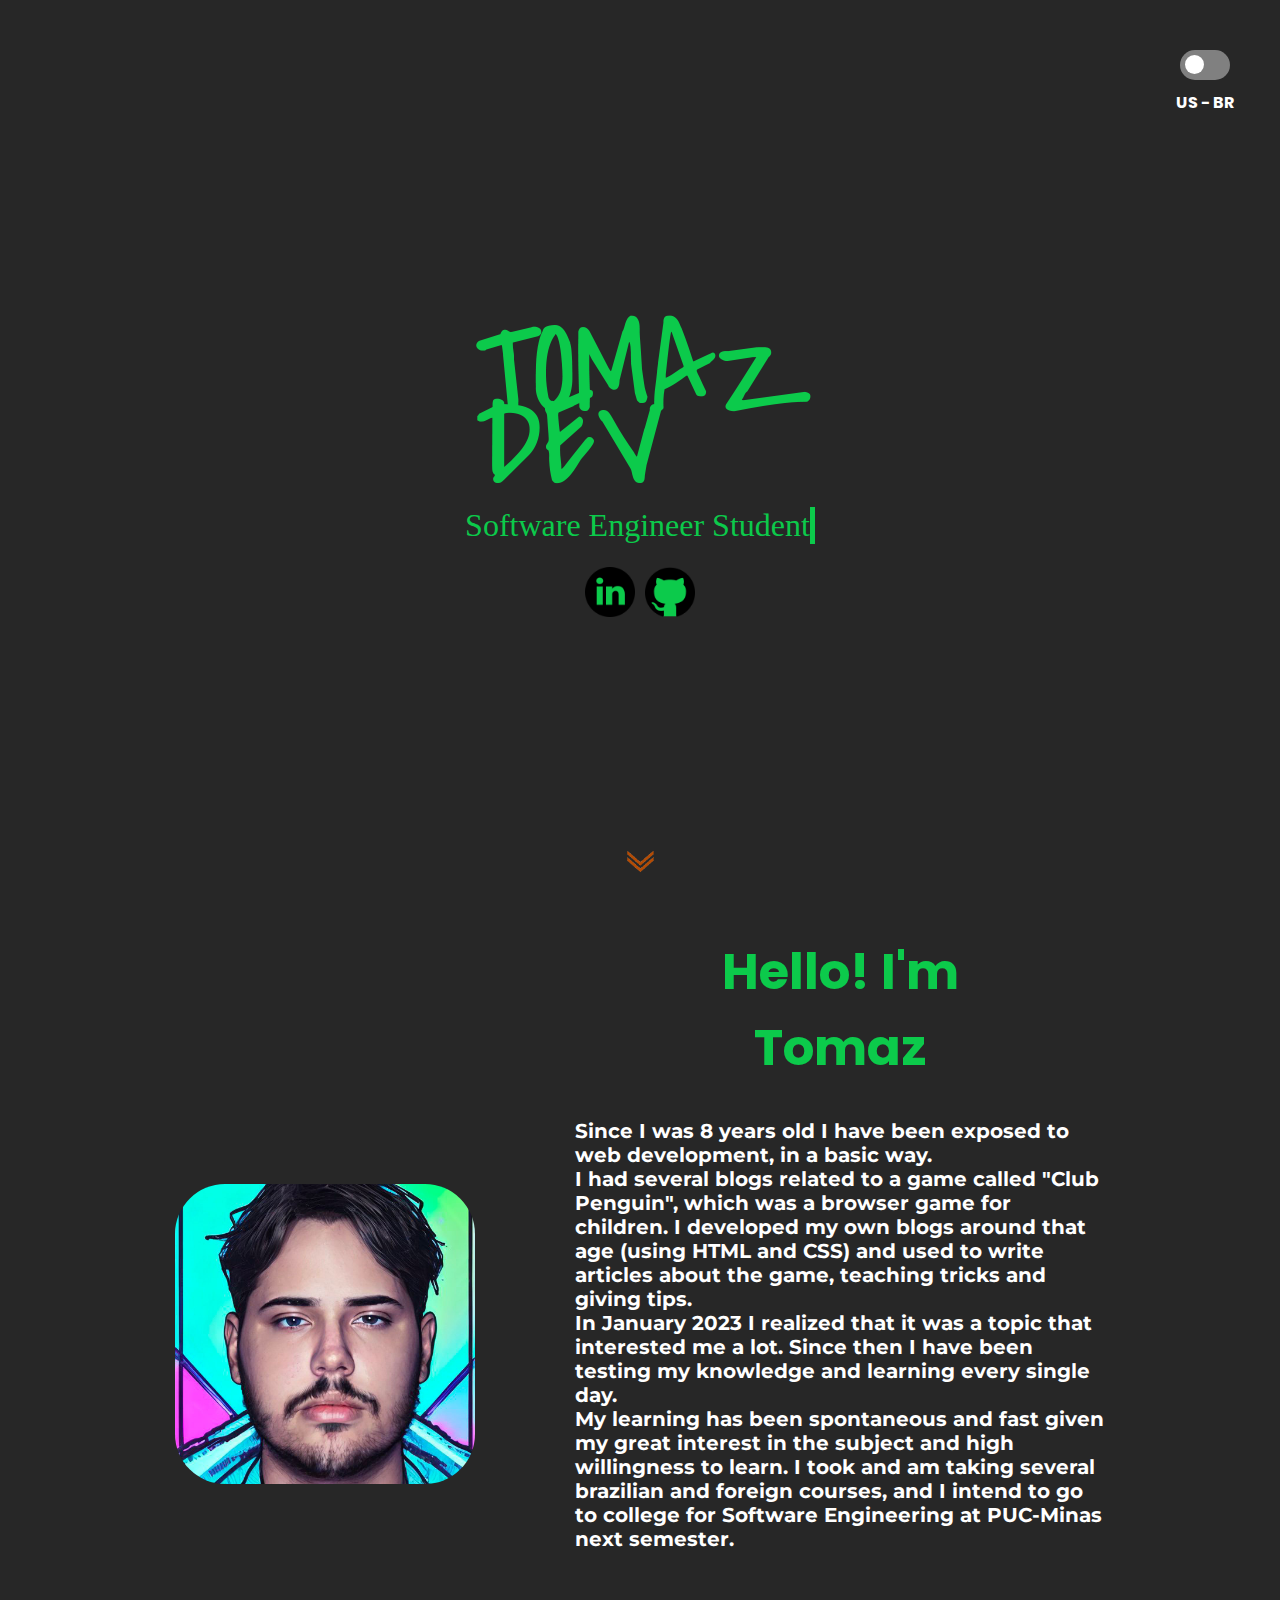
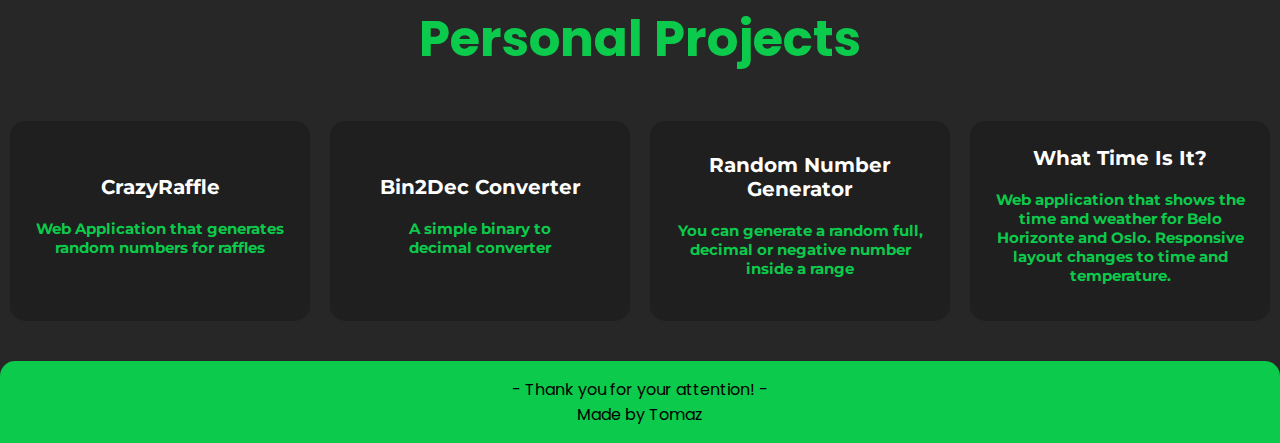
<file: index.html>
<!DOCTYPE html>
<html lang="en">
<head>
    <meta charset="UTF-8">
    <meta http-equiv="X-UA-Compatible" content="IE=edge">
    <meta name="viewport" content="width=device-width, initial-scale=1.0">
    <title>Tomaz Pontes</title>
    <meta name="description" content="Desenvolvedor self-taught, especializado em Javascript, CSS e Python.">
    <link rel="icon" type="image/x-icon" href="/img/favicon.ico">
    <link rel="apple-touch-icon" href="/img/appleicon.png">
    <meta name="apple-mobile-web-app-title" content="Tomaz Pontes">
    <meta name="apple-mobile-web-app-status-bar-style" content="white">
    <meta name="format-detection" content="telephone=no">
    <meta name="apple-mobile-web-app-capable" content="yes">
    <meta name="msapplication-config" content="browserconfig.xml">
    <link rel="preconnect" href="https://fonts.googleapis.com">
   <link rel="preconnect" href="https://fonts.gstatic.com" crossorigin>
   <link href="https://fonts.googleapis.com/css2?family=Poppins:wght@500&display=swap" rel="stylesheet">
    <link rel="stylesheet" href="style.css">
    <link rel="preconnect" href="https://fonts.googleapis.com">
<link rel="preconnect" href="https://fonts.gstatic.com" crossorigin>
<link href="https://fonts.googleapis.com/css2?family=Montserrat:wght@100&family=Poppins:wght@100;500&display=swap" rel="stylesheet">
</head>
<body>  
  <div class="checkbox-container">
    <input type="checkbox" id="switch" / id="languageCheckbox" onclick="toggleLanguage()">
    <label for="switch" class="checkbox-label"></label>
  </div>
  <p id="switch">US - BR</p>
  <section class="sec-container">
    <img src="/img/logo.png" id="logo">

      <p class="line typing-animation">Software Engineer Student</p>

    <div id="socials">
    <a href="https://www.linkedin.com/in/tomaz-pontes/" target="_blank" rel=”noopener noreferrer”><img src="/img/linkedin.png" class="soci"></a>
    <a href="https://github.com/TomazMPP" target="_blank" rel=”noopener noreferrer”><img src="/img/github-logo.png" class="soci"></a>
    </div>

    <a href="#conteudo">
    <img src="/img/arrow.gif" id="gif">
  </a>
  </section>

    <section class="container-me" id="conteudo">
      <img src="/img/foto1.jfif" alt="" id="foto" class="item-left">
      <div id="txtme" class="item-right">
      <h1 id="nameH1">Hello! I'm <br>Tomaz</h1>
      <h2 id="descrip">Since I was 8 years old I have been exposed to web development, in a basic way. <br>I had several blogs related to a game called "Club Penguin", which was a browser game for children. I developed my own blogs around that age (using HTML and CSS) and used to write articles about the game, teaching tricks and giving tips. <br>In January 2023 I realized that it was a topic that interested me a lot. Since then I have been testing my knowledge and learning every single day.<br>My learning has been spontaneous and fast given my great interest in the subject and high willingness to learn. I took and am taking several brazilian and foreign courses, and I intend to go to college for Software Engineering at PUC-Minas next semester.</h2>
    </div>
    </section>
    <h1 id="projectsH1" class="title">Personal Projects</h1>
    <section class="container-pro" id="Projetos">

      <div id="CrazyRaffle"><a href="/pages/CrazyRaffle/index.html">
        <h2 class="projec" id="raffle">CrazyRaffle</h2>
        <h3 id="desc4">Web Application that generates random numbers for raffles</h3>
      </a>
      </div>

      <div id="bin2dec" class="group"><a href="/pages/Bin2Dec/index.html">
        <h2 class="projec" id="bin2">Bin2Dec Converter</h2>
        <h3 id="desc1">A simple binary to <br>decimal converter</h3>
      </a>
      </div>
      <div id="numbergen"><a href="/pages/Random-Number-Generator/index.html">
        <h2 class="projec" id="rng">Random Number Generator</h2>
        <h3 id="desc2">You can generate a random full, decimal or negative number <br> inside a range</h3>
      </a>
      </div>
      <div id="timeisit"><a href="/pages/What-time-is-it/index.html">
        <h2 class="projec" id="time">What Time Is It?</h2>
        <h3 id="desc3">Web application that shows the time and weather for Belo Horizonte and Oslo. Responsive layout changes to time and temperature.</h3>
      </a>
      </div>
    </section>

    <section id="competenci">

    </section>

    <footer class="footer">
        <div class="footer-row">
          <p id="rodap">
            - Thank you for your attention! - <br>
            Made by Tomaz
          </p>
        </div>
      </footer>
      <script src="script.js"></script>
</body>
</html>
</file>
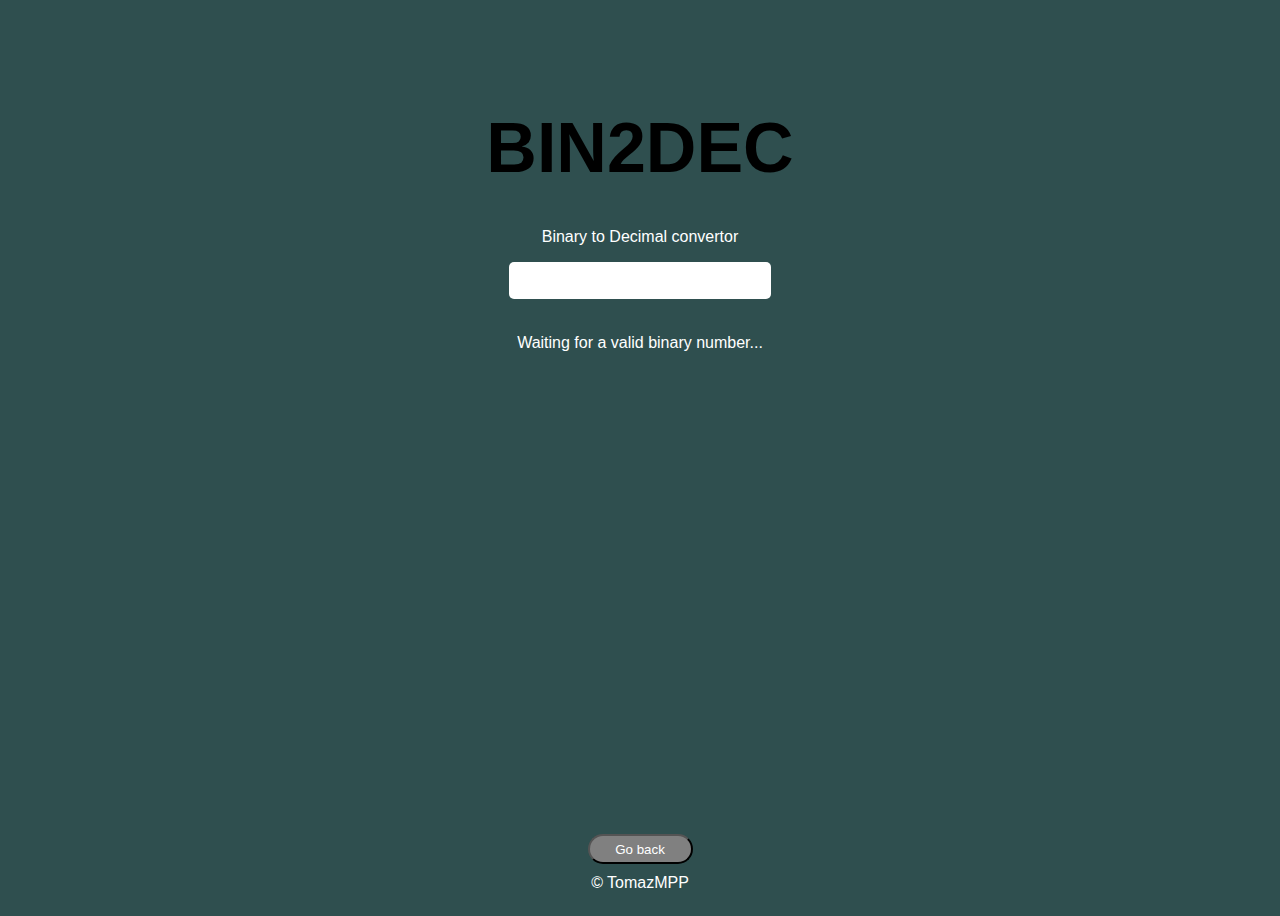
<file: pages/Bin2Dec/index.html>
<!DOCTYPE html>
<html lang="en">
<head>
    <meta charset="UTF-8">
    <meta http-equiv="X-UA-Compatible" content="IE=edge">
    <meta name="viewport" content="width=device-width, initial-scale=1.0">
    <title>Bin2Dec</title>
    <link rel="stylesheet" href="style.css">
</head>
<body>

            <h1>BIN2DEC</h1>
            <p>Binary to Decimal convertor</p>
            <input type="number" name="" id="nun" oninput="bin2dec()">
            <div id="output">Waiting for a valid binary number...</div>

            <footer>
                <a href="../../index.html"><button>Go back</button></a>
                <a href="https://github.com/TomazMPP"><p>&copy; TomazMPP</p></a>
                    </footer>
    <script src="script.js"></script>
</body>
</html>
</file>
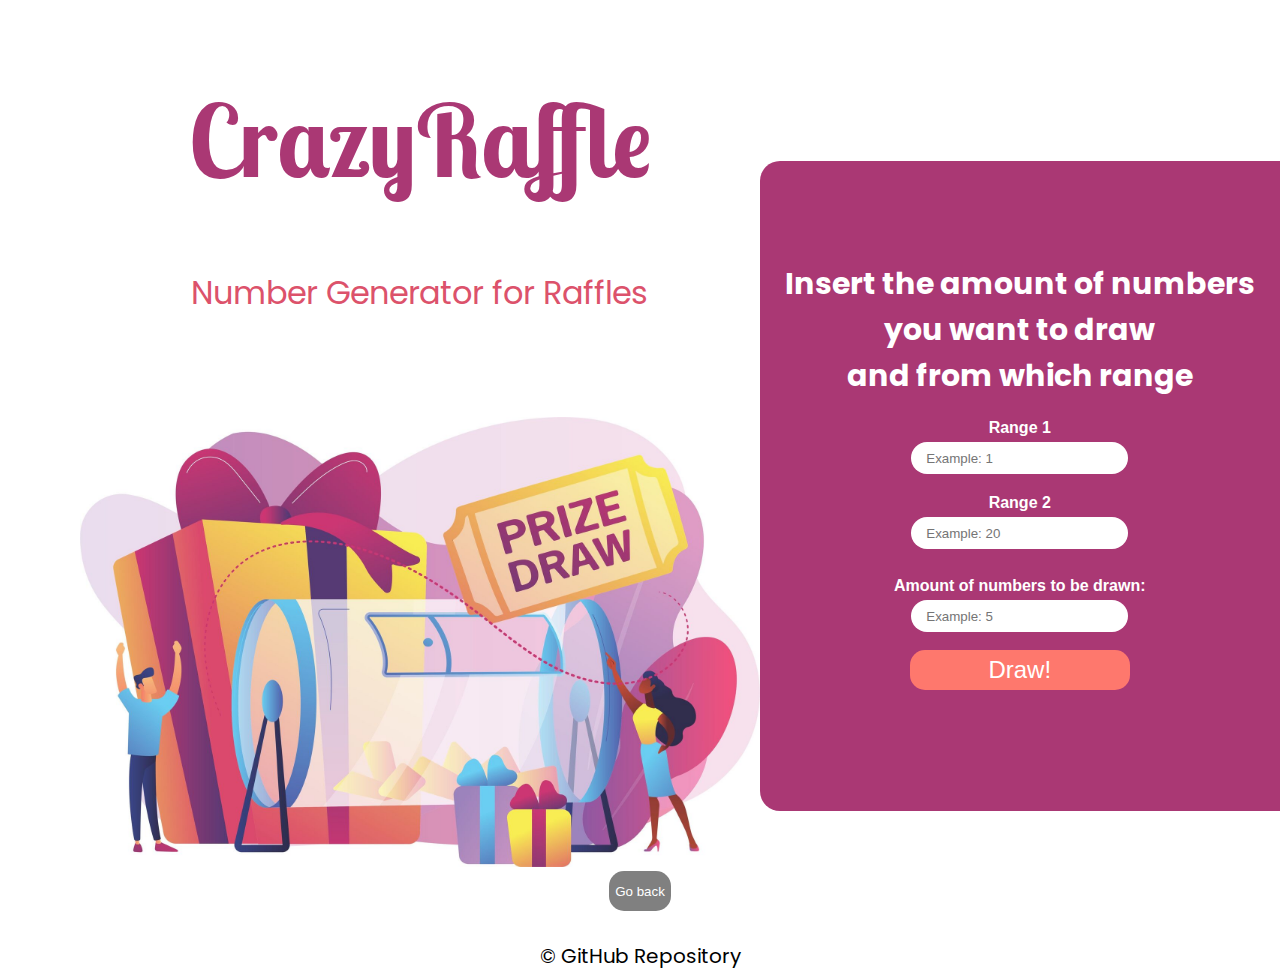
<file: pages/CrazyRaffle/index.html>
<!DOCTYPE html>
<html lang="en">
<head>
    <meta charset="UTF-8">
    <meta http-equiv="X-UA-Compatible" content="IE=edge">
    <meta name="viewport" content="width=device-width, initial-scale=1.0">
    <title>CrazyRaffle</title>
    <link rel="icon" type="image/x-icon" href="favicon.png">
    <link rel="preconnect" href="https://fonts.googleapis.com">
<link rel="preconnect" href="https://fonts.gstatic.com" crossorigin>
<link href="https://fonts.googleapis.com/css2?family=Lobster+Two:wght@700&family=Poppins:wght@100;500&display=swap" rel="stylesheet">
<link href="https://fonts.googleapis.com/css2?family=Lobster+Two:wght@700&family=Poppins:wght@100&display=swap" rel="stylesheet">
    <link rel="stylesheet" href="style.css">
</head>
<body>

    <div id="result" class="popup">
      <div class="popup-content">
        <h5>The numbers drawn were:</h5>
        <p id="resultNumbers"></p>
        <button id="btnClose">Close</button>

      </div>
    </div>
    

    <div class="container">
        <main>
    <h1>CrazyRaffle</h1>
    <p>Number Generator for Raffles</p>
        <img src="raffle.jpg" alt="CrazyRaffle!" >
    </main>
        <section>
        <h3>Insert the amount of numbers you want to draw <br>and from which range</h3>
        <h4>Range 1</h4>
        <input type="number" name="rangeStart" id="rangeStart" placeholder="Example: 1">
        <h4>Range 2</h4>
        <input type="number" name="rangeEnd" id="rangeEnd" placeholder="Example: 20"> <br>
        <h4 id="amount">Amount of numbers to be drawn:</h4>
        <input type="number" name="amountNumbers" id="amountNumbers" placeholder="Example: 5"><br>
        <button class="button-1" role="button" id="raffleButton" onclick="raffle()">Draw!</button>
        <h4 id="msg"></h4>
    </section>

     </div>

     <footer>
        <a href="../../index.html"><button id="home">Go back</button></a>
        <a href="https://github.com/TomazMPP/CrazyRaffle"><p id="foot">&copy; GitHub Repository</p></a>
            </footer>

    <script src="script.js"></script>
</body>
</html>
</file>
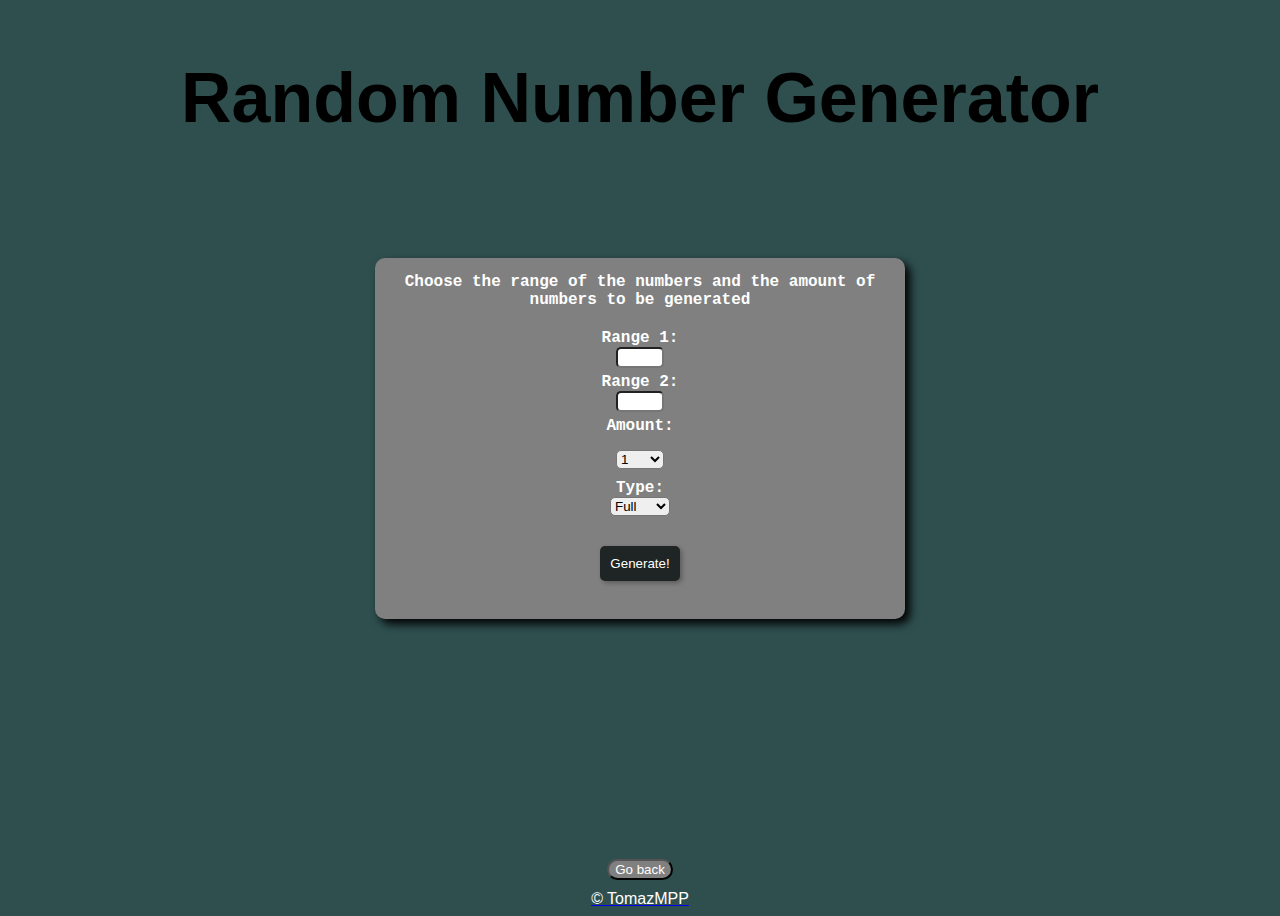
<file: pages/Random-Number-Generator/index.html>
<!DOCTYPE html>
<html lang="en">
<head>
    <meta charset="UTF-8">
    <meta http-equiv="X-UA-Compatible" content="IE=edge">
    <meta name="viewport" content="width=device-width, initial-scale=1.0">
    <title>Random Number Generator</title>
    <link rel="stylesheet" href="style.css">
</head>
<body>
    <h1>Random Number Generator</h1>
    <section class="container">
        <p id="sub">Choose the range of the numbers and the amount of numbers to be generated</p>
        
        <div class="input-group">
            <p id="rng">Range 1:</p>   
            <input type="number" name="" id="range1">
        </div>
        
        <div class="input-group">
            <p id="rng">Range 2:</p>   
            <input type="number" name="" id="range2">
        </div>
        
        <div class="input-group">
            <p id="amt">Amount:</p>
            <div class="amount-container">
                <select name="" id="amount">
                    <option>1</option>
                    <option>2</option>
                    <option>3</option>
                    <option>4</option>
                    <option>5</option>
                    <option>6</option>
                </select>
            </div>
            
            <div class="input-group">
                <p id="type">Type:</p>
                <select id="numberType" class="number-type-select">
                  <option value="integer">Full</option>
                  <option value="negative">Negative</option>
                  <option value="decimal">Decimal</option>
                </select>
              </div>
              
              
            <div class="button-container">
                <button id="gen" onclick="generator()">Generate!</button>
            </div>
        </div>
        
        <br>
        <div id="msg"></div>
    </section>
    
    <footer>
        <a href="../../index.html"><button id="home">Go back</button></a>
        <a href="https://github.com/TomazMPP"><p>&copy; TomazMPP</p></a>
    </footer>
    
    <script src="script.js"></script>
</body>
</html>
</file>
<file: style.css>
body {
  background-color: #272727;
  display: flex;
  flex-direction: column;
  justify-content: flex-start;
  align-items: center;
  text-align: center;
  margin: 0;
  padding: 0;
  overflow-x: hidden;
  text-decoration: none;
}

img#foto {
  height: 300px;
  width: 300px;
  border-radius: 50px;
  align-self: center;
}

.sec-container {
  width: 100%;
  height: 100vh;
  text-align: center;
  display: flex;
  flex-direction: column;
  justify-content: center;
  align-items: center;
  opacity: 1;
  transition: opacity 1s ease-in;
}

.hide {
  opacity: 0;
}

div#socials {
  height: 50px;
  margin-top: 20px;
}

.soci {
  height: 50px;
  padding: 3px;
}

.line {
  border-right: 5px solid rgb(12, 202, 75);
  color: rgb(12, 202, 75);
  font-size: 2em;
  text-align: center;
  margin: 0 auto;
  white-space: nowrap;
  overflow: hidden;
}

.typing-animation {
  animation: blinkCursor 500ms infinite normal, 
  typing 2s steps(20) 1s normal both;
}

@keyframes typing {
  from {
    width: 0;
  }
  to {
    width: 11em;
  }
}

@keyframes blinkCursor {
  from {
    border-right-color: rgb(12, 202, 75);
  }
 to {
  border-right-color: transparent;
 }
}

img#gif {
  position: absolute;
  bottom: 20px;
  left: 50%;
  transform: translateX(-50%);
  height: 40px;
  width: 40px;
}

h1 {
  font-size: 50px;
  font-family: 'Poppins', sans-serif;
  color: rgb(12, 202, 75);
  text-align: center;
}

h2 {
  margin-top: 0px;
  font-size: 20px;
  font-family: 'Montserrat', sans-serif;
  color: white;
}

.container-me {
  display: flex;
  flex-direction: row;
  justify-content: center;
  align-items: center;
  max-width: 100%;
}

.item-left {
  margin-top: 200px;
  align-self: flex-start;
}

.item-right {
  padding-left: 100px;
  align-self: flex-end;
  max-width: 530px;
  min-height: auto;
  text-align: left;
}

@media (max-width: 768px) {
  .container-me {
    flex-direction: column;
    align-items: center;
  }

  .item-right {
    padding: 0;
    align-self: center;
    max-width: 100%;
  }
}

footer {
  font-family: 'Poppins', sans-serif;
  background-color: rgb(12, 202, 75);
  width: 100%;
  color: rgb(0, 0, 0);
  border-top-right-radius: 15px;
  border-top-left-radius: 15px;
}

.container-pro {
  display: flex;
  flex-direction: row;
  align-items: center;
  max-width: 100%;
  margin-top: 0px;
  margin-bottom: 30px;
}

.container-pro > div {
  display: flex;
  flex-direction: row;
  justify-content: center;
  align-items: flex-start;
  width: 300px;
  background-color: rgba(0, 0, 0, 0.199);
  border-radius: 15px;
  height: 200px;
  text-align: center;
  align-items: center;
  margin: 10px;
}

.container-pro > div > a {
  display: flex;
  flex-direction: column;
  align-items: center;
  text-align: center;
  padding: 10px;
}

h3 {
  font-family: 'Montserrat', sans-serif;
  color: rgb(12, 202, 75);
  font-size: 15px;
}

a:link,
a:visited,
a:hover,
a:active {
  color: inherit;
  text-decoration: none;
}

.projec {
  padding: 5px;
  margin-bottom: 0px;
}

.checkbox-container {
  position: absolute;
  top: 0;
  right: 0;
  margin: 30px;
  margin-right: 50px;
}

input[type=checkbox] {
  visibility: hidden;
}

label.checkbox-label {
  cursor: pointer;
  text-indent: -9999px;
  width: 50px;
  height: 30px;
  background: grey;
  display: block;
  border-radius: 100px;
  position: relative;
}

label.checkbox-label:after {
  content: '';
  position: absolute;
  top: 5px;
  left: 5px;
  width: 19px;
  height: 19px;
  background: #fff;
  border-radius: 90px;
  transition: 0.3s;
  
}

input[type=checkbox]:checked + label.checkbox-label {
  background: rgb(12, 202, 75);
}

input[type=checkbox]:checked + label.checkbox-label:after {
  left: calc(100% - 5px);
  transform: translateX(-100%);
}

label.checkbox-label:active:after {
  width: 13px;
}

p#switch {
  font-family: 'Poppins', sans-serif;
  color: white;
  font-weight: bold;
  text-align: center;
  position: absolute;
  top: 0;
  right: 0;
  margin: 30px;
  margin-right: 45px;
  margin-top: 90px;
}
</file>
<file: pages/Bin2Dec/style.css>
body {
    background-color: darkslategray;
    text-align: center;
    font-family: -apple-system, BlinkMacSystemFont, "Segoe UI", Roboto, Oxygen-Sans, Ubuntu, Cantarell, "Helvetica Neue", sans-serif;
    min-height: 100vh;
    display: flex;
    flex-direction: column;
    color: white; 
}

h1 {
    margin-top: 100px;
    font-size: 70px;
    margin-bottom: 40px;
    color: black;
}

p {
    margin-top: 0px;
    color: white; 
}

div#output {
    margin-top: 15px;
}

input#nun {
    height: 35px;
    width: 250px;
    margin-left: auto;
    margin-right: auto;
    padding-left: 10px;
    border-radius: 5px;
    border: none;
    margin-bottom: 20px;
}

footer {
    margin-top: auto;
}

input[type=number]::-webkit-inner-spin-button,
    input[type=number]::-webkit-outer-spin-button {
        -webkit-appearance: none;
        margin: 0;
    }
    a:link {
        background-color: transparent;
        text-decoration: none;
      }
      a:hover {
        color: red;
        background-color: transparent;
        text-decoration: underline;
      }

button {
    height: 30px;
    width: 105px;
    margin-left: auto;
    margin-right: auto;

}

.error-message {
    color: rgb(0, 0, 0);
    font-weight: bold;
    margin-left: auto;
    margin-right: auto;
    border-radius: 5px;
    background-color: rgba(206, 228, 7, 0.733);
    padding: 10px;
    border: solid red 2px;
}

button {
    border-radius: 15px;
    background-color: grey;
    color: white;
    margin-bottom: 10px;
}
</file>
<file: pages/CrazyRaffle/style.css>
html, body {
    height: 100%;
    margin: 0;
    padding: 0;
}

h1 {
    font-family: 'Lobster Two', cursive;
    font-size: 4rem;
    color: #aa3874;
    font-size: 100px;
    
}

p {
    font-family: 'Poppins', sans-serif;
    color: #dc526b;
    margin-bottom: 100px;
    font-size: 2rem;
}

img {
    height: 450px;
}

.container {
    display: flex;
    flex-direction: row;
    flex-wrap: nowrap;
    justify-content: space-between;
    align-items: center;
}

main {
    margin-left: 80px;
    text-align: center;
    vertical-align: auto;
    margin-top: 10px;
}
section {
    display: flex;
    align-items: center;
    justify-content: center; 
    flex-direction: column;
    margin-top: 100px;
    background: #aa3874;
    height: 650px;
    border-top-left-radius: 20px;
    border-bottom-left-radius: 20px;
    width: 900px;
    text-align: center;
}

input {
    border-radius: 20px;
    border: 0;
    height: 30px;
    width: 200px;
    margin: 5px;
    padding-left: 15px;
    margin-bottom: 0px;
}

.button-1 {
    background-color: #fe786d;
    border-radius: 15px;
    border-style: none;
    box-sizing: border-box;
    color: #FFFFFF;
    cursor: pointer;
    display: inline-block;
    font-family: "Haas Grot Text R Web", "Helvetica Neue", Helvetica, Arial, sans-serif;
    font-size: 24px;
    font-weight: 500;
    height: 40px;
    line-height: 20px;
    list-style: none;
    margin: 0;
    outline: none;
    padding: 10px 16px;
    position: relative;
    text-align: center;
    text-decoration: none;
    transition: color 100ms;
    vertical-align: baseline;
    user-select: none;
    -webkit-user-select: none;
    touch-action: manipulation;
    width: 220px;
  }
  
  .button-1:hover,
  .button-1:focus {
    background-color: #F082AC;
  }
  

h3 {
    font-family: 'Poppins', sans-serif;
    color: white;
    margin: 0px;
    font-size: 30px;
}

h4 {
    font-family: Arial;
    margin: 0px;
    margin-top: 20px;
    color: white;
}

h4#amount {
    margin-top: 10px;
}

footer {
text-align: center;
}

p#foot {
  margin-top: 20px;
    font-size: 20px;
    margin-bottom: 0px;
    padding: 0;
    font-family: 'Poppins', sans-serif;
    color: black;
}

a:link,
a:visited,
a:hover,
a:active {
  color: inherit;
  text-decoration: none;
}

.popup {
    display: none;
    position: fixed;
    top: 0;
    left: 0;
    width: 100%;
    height: 100%;
    background-color: rgba(0, 0, 0, 0.5);
    z-index: 9999;
  }
  
  .popup-content {
    position: absolute;
    top: 50%;
    left: 50%;
    transform: translate(-50%, -50%);
    background-color: #ffffff;
    padding: 50px;
    border-radius: 10px;
    text-align: center;
  }
  
  .popup-content p {
    margin: 5;
    color: black;
  }
  
  .popup-content button {
    background-color: #fe786d;
    border-radius: 15px;
    border-style: none;
    box-sizing: border-box;
    color: #FFFFFF;
    cursor: pointer;
    display: inline-block;
    font-family: "Haas Grot Text R Web", "Helvetica Neue", Helvetica, Arial, sans-serif;
    font-size: 14px;
    font-weight: 500;
    height: 40px;
    line-height: 20px;
    list-style: none;
    margin: 0;
    outline: none;
    padding: 10px 16px;
    position: relative;
    text-align: center;
    text-decoration: none;
    transition: color 100ms;
    vertical-align: baseline;
    user-select: none;
    -webkit-user-select: none;
    touch-action: manipulation;
    width: 100px;
    background-color: #F082AC;
  }
  
  h5 {
    font-family: 'Poppins', sans-serif;
    color: #000000;
    margin-bottom: 100px;
    font-size: 20px;
  }

  footer button {
      border-radius: 15px;
      background-color: grey;
      color: white;
      margin-bottom: 10px;
      border: 0;
      height: 40px;
  }
</file>
<file: pages/Random-Number-Generator/style.css>
body {
    background-color: darkslategray;
    text-align: center;
    font-family: -apple-system, BlinkMacSystemFont, "Segoe UI", Roboto, Oxygen-Sans, Ubuntu, Cantarell, "Helvetica Neue", sans-serif;
    min-height: 100vh;
    display: flex;
    flex-direction: column;
    align-items: center;
    color: white; 
}

h1 {
    margin-top: 50px;
    font-size: 70px;
    margin-bottom: 40px;
    color: black;
    min-width: 100%;
}

p {
    margin-top: 0px;
    color: white; 
    margin-bottom: 0px;
}

footer {
    margin-top: auto;
}

select#amount {
    margin-top: 0px;
    width: 48px;
    margin-right: auto;
    border-radius: 5px;
    margin-bottom: 10px;
}

.container {
    text-align: center;
    background: grey;
    border-radius: 10px;
    padding: 15px;
    width: 500px;
    margin-top: 80px;
    box-shadow: 5px 5px 10px rgb(0, 0, 0);
    transition: background-color 0.3s ease;
    font-family:'Courier New', Courier, monospace;
    color: rgb(80, 63, 205);
    font-weight: bolder;
    display: flex;
    flex-direction: column;
    align-items: center;
}

p#sub {
    margin-bottom: 20px;
}

input[type=number]::-webkit-inner-spin-button,
input[type=number]::-webkit-outer-spin-button {
    -webkit-appearance: none;
    margin: 0;
}

.input-group {
    display: flex;
    flex-direction: column;
    align-items: center;
    margin-bottom: 5px;
}

.input-group p {
    display: inline-block;
    margin-bottom: 0px;
}

.amount-input {
    display: flex;
    align-items: center;
}

input[type=number] {
    width: 40px;
    text-align: center;
    border-radius: 5px;
}

.amount-container,
.button-container {
    display: flex;
    justify-content: center;
    align-items: center;
    margin-top: 15px;
    border-radius: 15px;
}

.button-container button {
    margin-top: 10px;
    background-color: rgb(31, 36, 36);
    color: white;
    border: none;
    padding: 10px 10px;
    border-radius: 5px;
    cursor: pointer;
    box-shadow: 2px 2px 5px rgba(0, 0, 0, 0.3);
    transition: background-color 0.3s, transform 0.3s, box-shadow 0.3s;
}

.button-container button:hover {
    background-color: gray;
    transform: scale(1.05);
    box-shadow: 3px 3px 8px rgba(0, 0, 0, 0.4);
}

div#msg {
    color: white;
}

.p#amt {
    margin-bottom: 5px;
}

.select-container {
    display: flex;
    align-items: center;
    margin-top: -5px;
    margin-bottom: 5px;
  }
  
  .number-type-select {
    width: 60px;
    border-radius: 5px;
}

button#home {
    border-radius: 15px;
    background-color: grey;
    color: white;
    margin-bottom: 10px;
}
</file>
